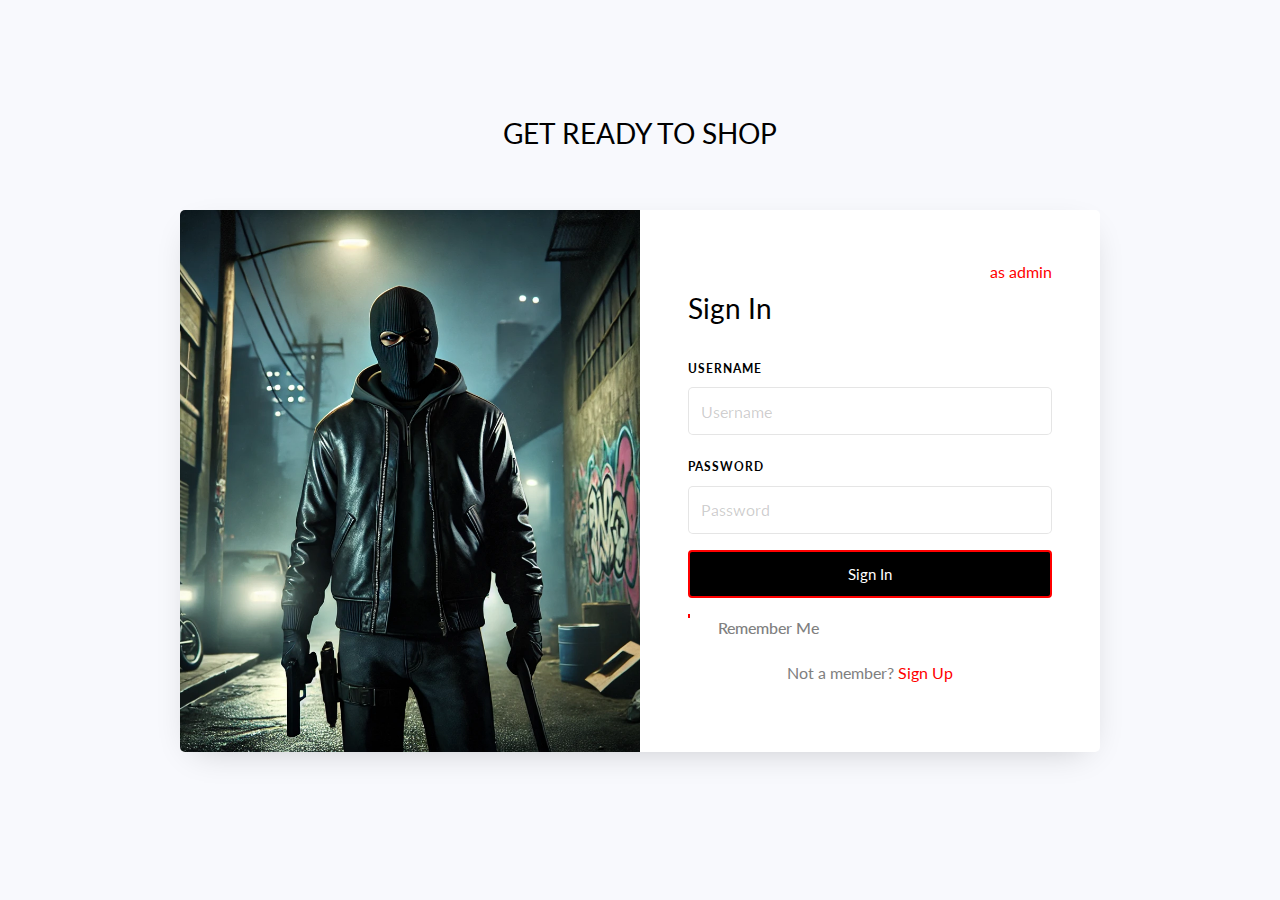
<file: Backend/login-form-14/login-form-14/index.html>
<!doctype html>
<html lang="fr">
<head>
    <title>Connexion Utilisateur</title>
    <meta charset="utf-8">
    <meta name="viewport" content="width=device-width, initial-scale=1, shrink-to-fit=no">

    <link href="https://fonts.googleapis.com/css?family=Lato:300,400,700&display=swap" rel="stylesheet">
    <link rel="stylesheet" href="css/style.css">

    <style>
        .btn-custom {
            background-color: black;
            border: 2px solid red;
            color: white;
            padding: 10px 20px;
            font-size: 15px;
            cursor: pointer;
            box-shadow: none !important;
        }

        .btn-custom:hover,
        .btn-custom:active,
        .btn-custom:focus {
            background: transparent;
            color: red;
            outline: none;
        }

        .link-custom {
            color: red;
        }

        .link-custom:hover {
            color: darkred;
        }

        .checkbox-wrap.checkbox-custom input[type="checkbox"] + .checkmark {
            background-color: black;
            border: 2px solid red;
        }

        .checkbox-wrap.checkbox-custom input[type="checkbox"]:checked + .checkmark:after {
            border: solid white;
        }
    </style>
</head>
<body>
<section class="ftco-section">
    <div class="container">
        <div class="row justify-content-center">
            <div class="col-md-6 text-center mb-5">
                <h2 class="heading-section">GET READY TO SHOP</h2>
            </div>
        </div>
        <div class="row justify-content-center">
            <div class="col-md-12 col-lg-10">
                <div class="wrap d-md-flex">
                    <div class="img" style="background-image: url('images/michael.webp');"></div>
                    <div class="login-wrap p-4 p-md-5">
                        <div class="col-md-14 text-right">
                            <a class="link-custom" href="admin.form.php">as admin</a>
                        </div>
                        <div class="d-flex">
                            <div class="w-100">
                                <h3 class="mb-4">Sign In</h3>
                            </div>
                        </div>
                        <!-- Direct form submission to PHP file -->
                        <form id="userLoginForm" class="signin-form" action="../../frontend_projet/functions/connection/process_login.php" method="post">
                            <div class="form-group mb-3">
                                <label class="label" for="username">Username</label>
                                <input type="text" name="username" id="username" class="form-control" placeholder="Username" required>
                            </div>
                            <div class="form-group mb-3">
                                <label class="label" for="password">Password</label>
                                <input type="password" name="password" id="password" class="form-control" placeholder="Password" required>
                            </div>
                            <div class="form-group">
                                <button type="submit" class="form-control btn btn-custom rounded submit px-3">Sign In</button>
                            </div>
                            <div class="form-group d-md-flex">
                                <div class="w-50 text-left">
                                    <label class="checkbox-wrap checkbox-custom mb-0">Remember Me
                                        <input type="checkbox" checked>
                                        <span class="checkmark"></span>
                                    </label>
                                </div>
                            </div>
                        </form>
                        <p class="text-center">Not a member? <a class="link-custom" href="signup.html">Sign Up</a></p>
                    </div>
                </div>
            </div>
        </div>
    </div>
</section>

<script src="js/jquery.min.js"></script>
<script src="js/popper.js"></script>
<script src="js/bootstrap.min.js"></script>

</body>
</html>
</file>
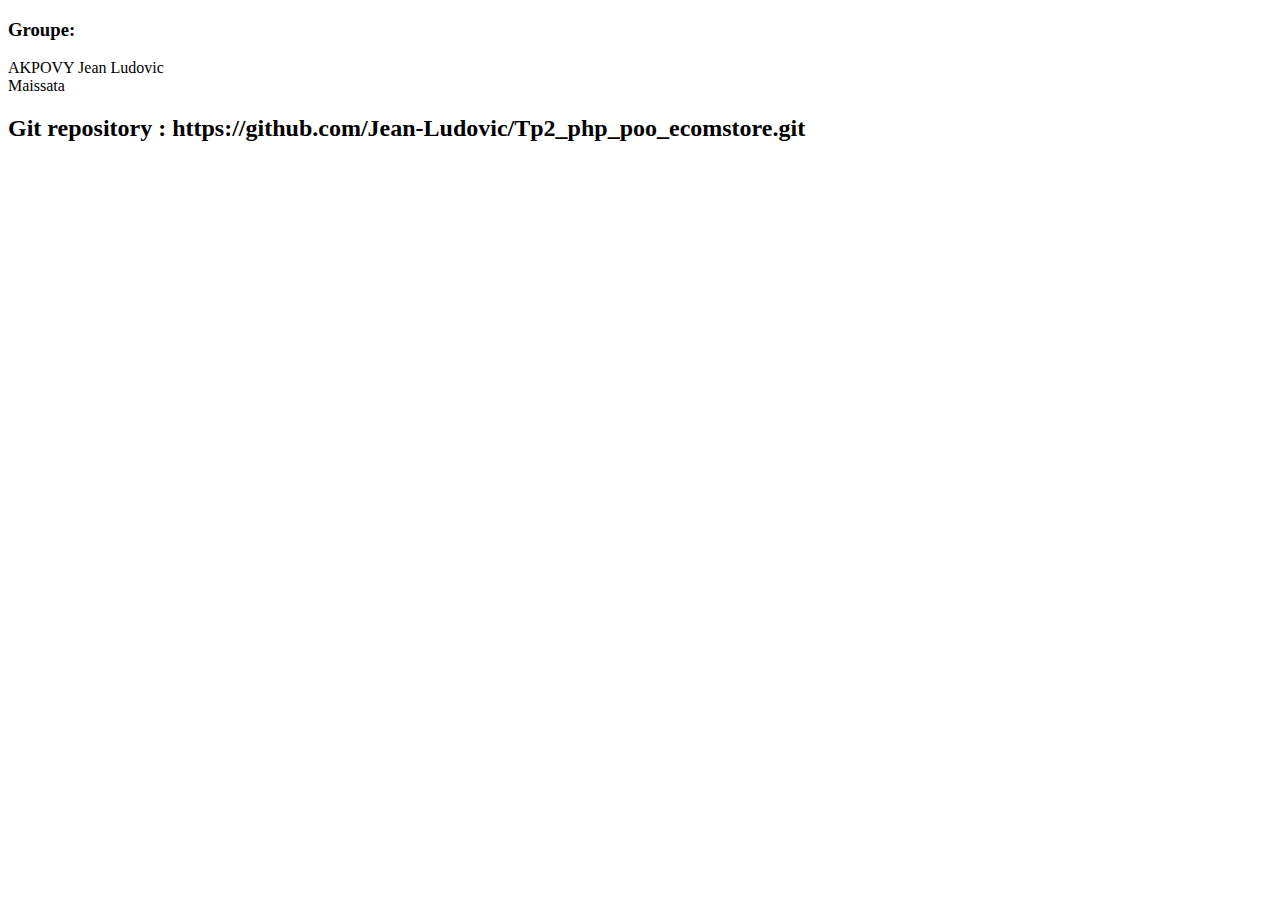
<file: Backend/frontend_projet/documentation/rapport.html>
<!DOCTYPE html>
<html lang="en">
<head>
    <meta charset="UTF-8">
    <meta name="viewport" content="width=device-width, initial-scale=1.0">
    <title>Rapport</title>
</head>
<body>
<h3>
    Groupe:
</h3>
<p>AKPOVY Jean Ludovic <br> Maissata </p>

<h2>
    Git repository :  https://github.com/Jean-Ludovic/Tp2_php_poo_ecomstore.git
</h2>



    
</body>
</html>
</file>
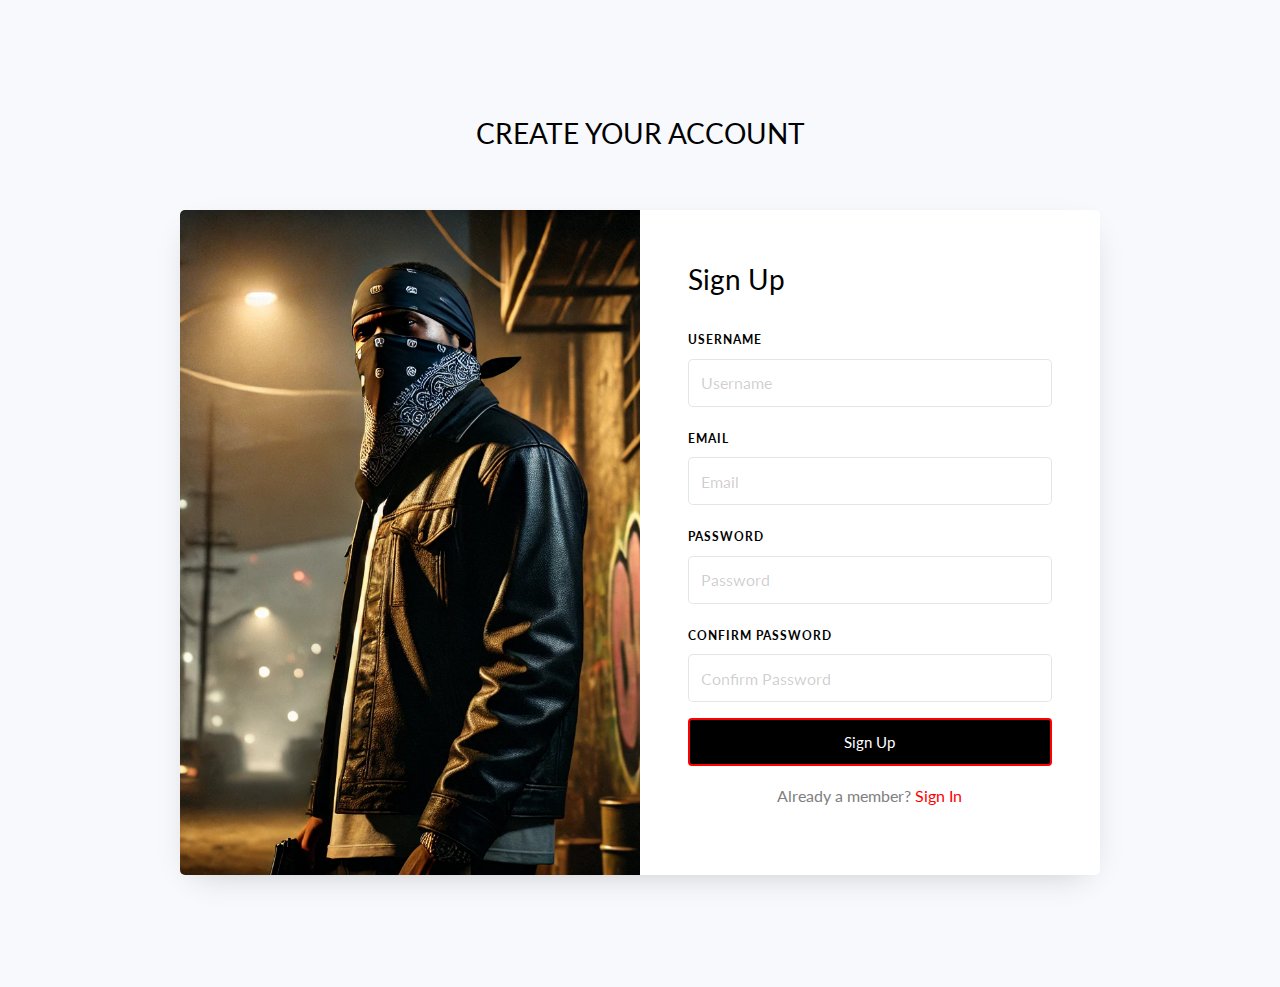
<file: Backend/login-form-14/login-form-14/signup.html>
<!doctype html>
<html lang="en">
  <head>
  	<title>Sign Up</title>
    <meta charset="utf-8">
    <meta name="viewport" content="width=device-width, initial-scale=1, shrink-to-fit=no">

	<link href="https://fonts.googleapis.com/css?family=Lato:300,400,700&display=swap" rel="stylesheet">

	<link rel="stylesheet" href="https://stackpath.bootstrapcdn.com/font-awesome/4.7.0/css/font-awesome.min.css">
	
	<link rel="stylesheet" href="css/style.css">

    <style>
        .btn-custom {
            background-color: black;    /* Fond noir */
            border: 2px solid red;      /* Bordures rouges */
            color: white;               /* Texte blanc */
            padding: 10px 20px;         /* Padding */
            font-size: 15px;            /* Taille de la police */
            cursor: pointer;            /* Curseur pointeur */
            box-shadow: none!important; /* Pas de shadow */
        }

        .btn-custom:hover,
        .btn-custom:active,
        .btn-custom:focus {
            background: transparent;    /* Fond transparent au survol */
            color: red;                 /* Texte rouge au survol */
            outline: none;              /* Pas de contour */
        }

        .link-custom {
            color: red;                 /* Couleur du lien en rouge */
        }

        .link-custom:hover {
            color: darkred;             /* Rouge foncé au survol */
        }

        .checkbox-wrap.checkbox-custom input[type="checkbox"] + .checkmark {
            background-color: black;    /* Fond noir */
            border: 2px solid red;      /* Bordures rouges */
        }

        .checkbox-wrap.checkbox-custom input[type="checkbox"]:checked + .checkmark:after {
            border: solid white;        /* Coche blanche */
        }
    </style>
  </head>
  <body>
	<section class="ftco-section">
		<div class="container">
			<div class="row justify-content-center">
				<div class="col-md-6 text-center mb-5">
					<h2 class="heading-section">CREATE YOUR ACCOUNT</h2>
				</div>
			</div>
			<div class="row justify-content-center">
				<div class="col-md-12 col-lg-10">
					<div class="wrap d-md-flex">
						<div class="img" style="background-image: url(images/franklin.webp);">
			      </div>
						<div class="login-wrap p-4 p-md-5">
			      	<div class="d-flex">
			      		<div class="w-100">
			      			<h3 class="mb-4">Sign Up</h3>
			      		</div>
			      	</div>
                      <form action="../../frontend_projet/functions/connection/process_signup.php" method="post" class="signup-form">

			      		<div class="form-group mb-3">
			      			<label class="label" for="name">Username</label>
			      			<input type="text" name="username" class="form-control" placeholder="Username" required>
			      		</div>
		            <div class="form-group mb-3">
		            	<label class="label" for="email">Email</label>
		              <input type="email" name="email" class="form-control" placeholder="Email" required>
		            </div>
		            <div class="form-group mb-3">
		            	<label class="label" for="password">Password</label>
		              <input type="password" name="password" class="form-control" placeholder="Password" required>
		            </div>
		            <div class="form-group mb-3">
		            	<label class="label" for="password-confirm">Confirm Password</label>
		              <input type="password" name="password_confirm" class="form-control" placeholder="Confirm Password" required>
		            </div>
		            <div class="form-group">
		            	<button type="submit" class="form-control btn btn-custom rounded submit px-3">Sign Up</button>
		            </div>
		          </form>
		          <p class="text-center">Already a member? <a class="link-custom" href="../login-form-14/index.html">Sign In</a></p>
		        </div>
		      </div>
				</div>
			</div>
		</div>
	</section>

	<script src="js/jquery.min.js"></script>
    <script src="js/popper.js"></script>
    <script src="js/bootstrap.min.js"></script>
    <script src="js/main.js"></script>

  </body>
</html>
</file>
